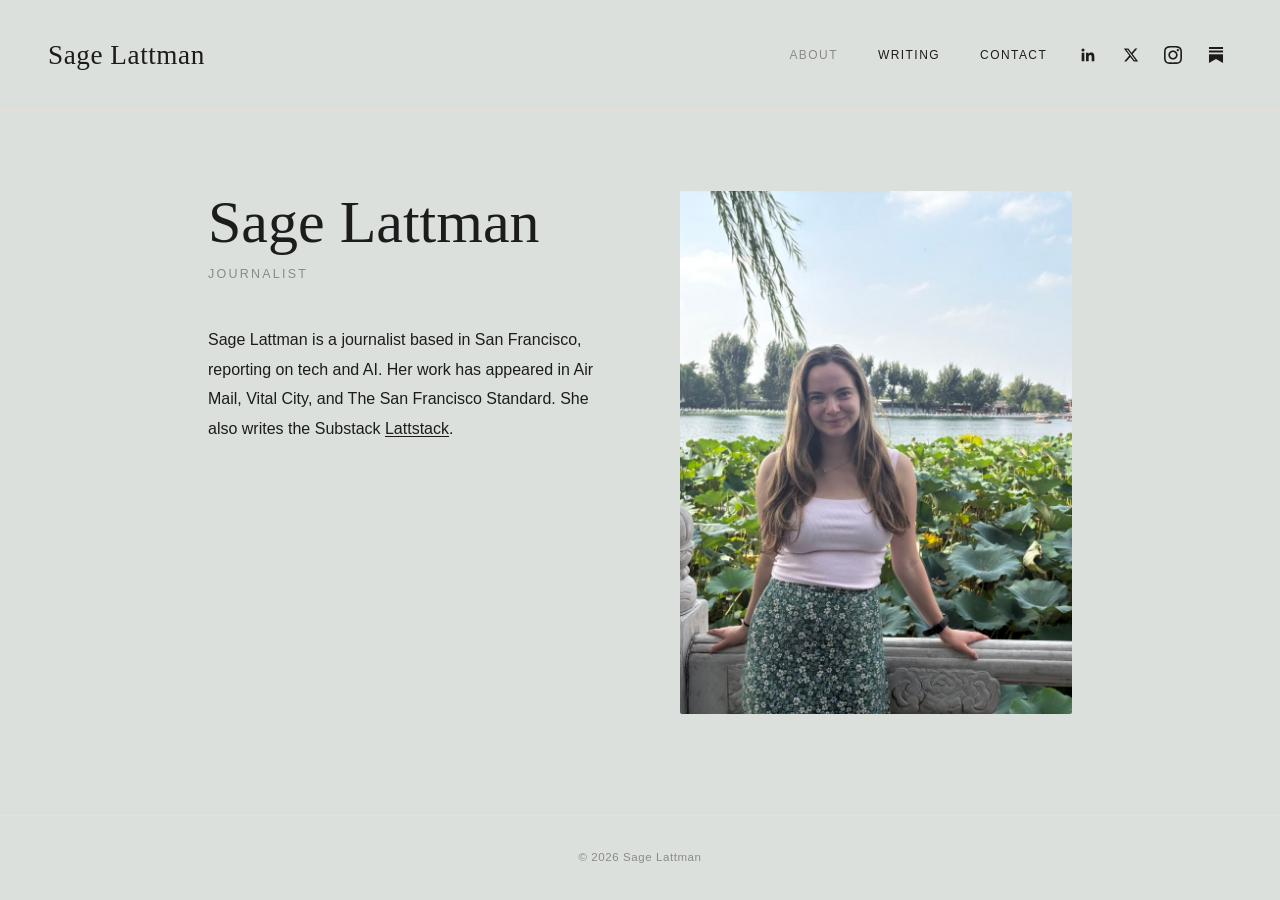
<file: index.html>
<!DOCTYPE html>
<html lang="en">
<head>
    <meta charset="UTF-8">
    <meta name="viewport" content="width=device-width, initial-scale=1.0">
    <meta http-equiv="refresh" content="0; url=/about">
    <link rel="canonical" href="/about">
    <title>Sage Lattman</title>
</head>
<body>
    <p><a href="/about">Continue to sagelattman.com/about</a></p>
</body>
</html>
</file>
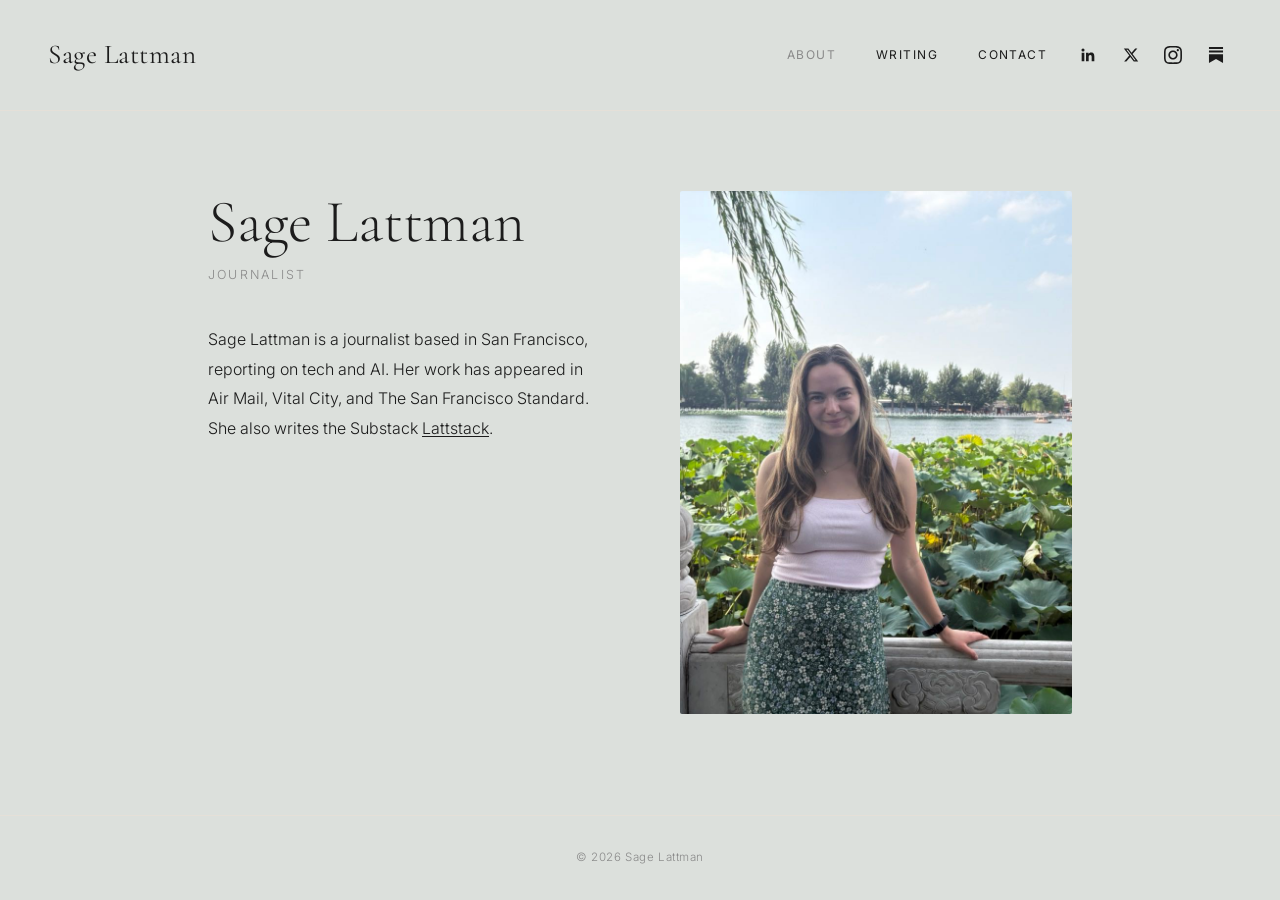
<file: about/index.html>
<!DOCTYPE html>
<html lang="en">
<head>
    <meta charset="UTF-8">
    <meta name="viewport" content="width=device-width, initial-scale=1.0, viewport-fit=cover">
    <title>Sage Lattman</title>
    <meta name="theme-color" content="#dce0dc">
    <link rel="icon" type="image/png" href="/favicon.png?v=2">
    <link rel="apple-touch-icon" href="/favicon.png?v=2">
    <link rel="preconnect" href="https://fonts.googleapis.com">
    <link href="https://fonts.googleapis.com/css2?family=Cormorant+Garamond:ital,wght@0,300;0,400;1,300;1,400&family=Inter:wght@300;400&display=swap" rel="stylesheet">
    <link rel="stylesheet" href="/style.css">
</head>
<body>

    <nav>
        <a href="/about" class="nav-name">Sage Lattman</a>
        <div class="nav-right">
            <ul>
                <li><a href="/about" class="active">About</a></li>
                <li><a href="/writing">Writing</a></li>
                <li><a href="/contact">Contact</a></li>
            </ul>
            <div class="nav-icons">
                <a href="https://www.linkedin.com/in/sage-lattman/" target="_blank" rel="noopener" class="nav-icon" aria-label="LinkedIn">
                    <svg xmlns="http://www.w3.org/2000/svg" width="18" height="18" viewBox="0 0 24 24" fill="currentColor">
                        <path d="M20.447 20.452h-3.554v-5.569c0-1.328-.027-3.037-1.852-3.037-1.853 0-2.136 1.445-2.136 2.939v5.667H9.351V9h3.414v1.561h.046c.477-.9 1.637-1.85 3.37-1.85 3.601 0 4.267 2.37 4.267 5.455v6.286zM5.337 7.433a2.062 2.062 0 01-2.063-2.065 2.064 2.064 0 112.063 2.065zm1.782 13.019H3.555V9h3.564v11.452z"/>
                    </svg>
                </a>
                <a href="https://x.com/sagelattman" target="_blank" rel="noopener" class="nav-icon" aria-label="X">
                    <svg xmlns="http://www.w3.org/2000/svg" width="16" height="16" viewBox="0 0 24 24" fill="currentColor">
                        <path d="M18.244 2.25h3.308l-7.227 8.26 8.502 11.24H16.17l-5.214-6.817L4.99 21.75H1.68l7.73-8.835L1.254 2.25H8.08l4.713 6.231zm-1.161 17.52h1.833L7.084 4.126H5.117z"/>
                    </svg>
                </a>
                <a href="https://www.instagram.com/sagelattman/" target="_blank" rel="noopener" class="nav-icon" aria-label="Instagram">
                    <svg xmlns="http://www.w3.org/2000/svg" width="18" height="18" viewBox="0 0 24 24" fill="currentColor">
                        <path d="M12 2.163c3.204 0 3.584.012 4.85.07 3.252.148 4.771 1.691 4.919 4.919.058 1.265.069 1.645.069 4.849 0 3.205-.012 3.584-.069 4.849-.148 3.225-1.664 4.771-4.919 4.919-1.266.058-1.644.07-4.85.07-3.204 0-3.584-.012-4.849-.07-3.26-.149-4.771-1.699-4.919-4.92-.058-1.265-.07-1.644-.07-4.849 0-3.204.013-3.583.07-4.849.149-3.227 1.664-4.771 4.919-4.919 1.266-.057 1.645-.069 4.849-.069zm0-2.163c-3.259 0-3.667.014-4.947.072-4.358.2-6.78 2.618-6.98 6.98-.059 1.281-.073 1.689-.073 4.948 0 3.259.014 3.668.072 4.948.2 4.358 2.618 6.78 6.98 6.98 1.281.058 1.689.072 4.948.072 3.259 0 3.668-.014 4.948-.072 4.354-.2 6.782-2.618 6.979-6.98.059-1.28.073-1.689.073-4.948 0-3.259-.014-3.667-.072-4.947-.196-4.354-2.617-6.78-6.979-6.98-1.281-.059-1.69-.073-4.949-.073zm0 5.838c-3.403 0-6.162 2.759-6.162 6.162s2.759 6.163 6.162 6.163 6.162-2.759 6.162-6.163c0-3.403-2.759-6.162-6.162-6.162zm0 10.162c-2.209 0-4-1.79-4-4 0-2.209 1.791-4 4-4s4 1.791 4 4c0 2.21-1.791 4-4 4zm6.406-11.845c-.796 0-1.441.645-1.441 1.44s.645 1.44 1.441 1.44c.795 0 1.439-.645 1.439-1.44s-.644-1.44-1.439-1.44z"/>
                    </svg>
                </a>
                <a href="https://lattstack.substack.com/" target="_blank" rel="noopener" class="nav-icon" aria-label="Substack">
                    <svg xmlns="http://www.w3.org/2000/svg" width="16" height="16" viewBox="0 0 24 24" fill="currentColor">
                        <path d="M22.539 8.242H1.46V5.406h21.08v2.836zM1.46 10.812V24L12 18.11 22.539 24V10.812H1.46zM22.539 0H1.46v2.836h21.08V0z"/>
                    </svg>
                </a>
            </div>
        </div>
    </nav>

    <main>
        <section class="hero">
            <div class="hero-text">
                <h1>Sage Lattman</h1>
                <p class="tagline">Journalist</p>
                <div class="bio">
                    <p>
                        Sage Lattman is a journalist based in San Francisco, reporting on tech and AI. Her work has appeared in Air Mail, Vital City, and The San Francisco Standard. She also writes the Substack <a href="https://lattstack.substack.com/" target="_blank" rel="noopener">Lattstack</a>.
                    </p>
                </div>
            </div>
            <div class="hero-image">
                <img src="/photo.jpg" alt="Sage Lattman">
            </div>
        </section>
    </main>

    <footer>
        <p>&copy; 2026 Sage Lattman</p>
    </footer>

</body>
</html>
</file>
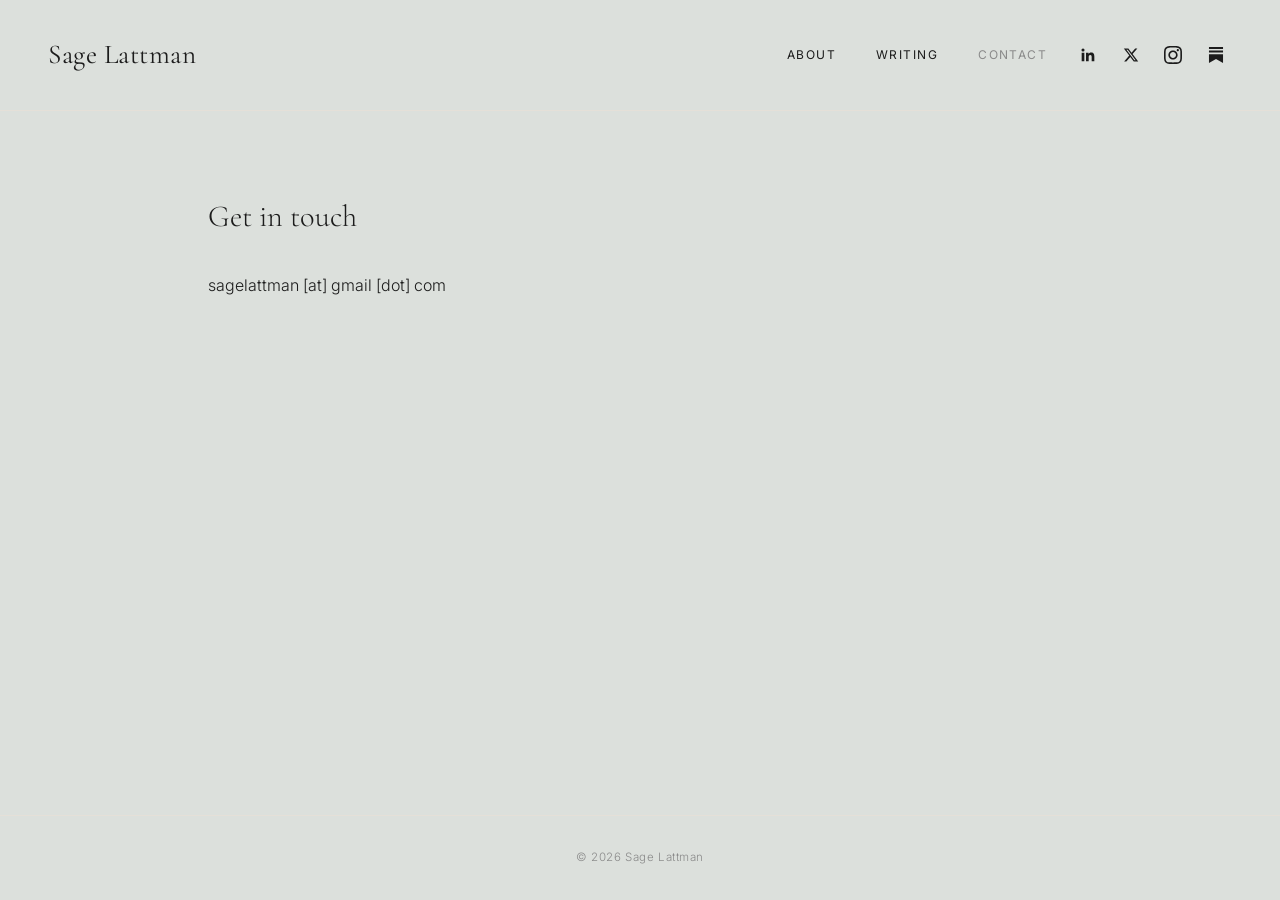
<file: contact/index.html>
<!DOCTYPE html>
<html lang="en">
<head>
    <meta charset="UTF-8">
    <meta name="viewport" content="width=device-width, initial-scale=1.0, viewport-fit=cover">
    <title>Contact — Sage Lattman</title>
    <meta name="theme-color" content="#dce0dc">
    <link rel="icon" type="image/png" href="/favicon.png?v=2">
    <link rel="apple-touch-icon" href="/favicon.png?v=2">
    <link rel="preconnect" href="https://fonts.googleapis.com">
    <link href="https://fonts.googleapis.com/css2?family=Cormorant+Garamond:ital,wght@0,300;0,400;1,300;1,400&family=Inter:wght@300;400&display=swap" rel="stylesheet">
    <link rel="stylesheet" href="/style.css">
</head>
<body>

    <nav>
        <a href="/about" class="nav-name">Sage Lattman</a>
        <div class="nav-right">
            <ul>
                <li><a href="/about">About</a></li>
                <li><a href="/writing">Writing</a></li>
                <li><a href="/contact" class="active">Contact</a></li>
            </ul>
            <div class="nav-icons">
                <a href="https://www.linkedin.com/in/sage-lattman/" target="_blank" rel="noopener" class="nav-icon" aria-label="LinkedIn">
                    <svg xmlns="http://www.w3.org/2000/svg" width="18" height="18" viewBox="0 0 24 24" fill="currentColor">
                        <path d="M20.447 20.452h-3.554v-5.569c0-1.328-.027-3.037-1.852-3.037-1.853 0-2.136 1.445-2.136 2.939v5.667H9.351V9h3.414v1.561h.046c.477-.9 1.637-1.85 3.37-1.85 3.601 0 4.267 2.37 4.267 5.455v6.286zM5.337 7.433a2.062 2.062 0 01-2.063-2.065 2.064 2.064 0 112.063 2.065zm1.782 13.019H3.555V9h3.564v11.452z"/>
                    </svg>
                </a>
                <a href="https://x.com/sagelattman" target="_blank" rel="noopener" class="nav-icon" aria-label="X">
                    <svg xmlns="http://www.w3.org/2000/svg" width="16" height="16" viewBox="0 0 24 24" fill="currentColor">
                        <path d="M18.244 2.25h3.308l-7.227 8.26 8.502 11.24H16.17l-5.214-6.817L4.99 21.75H1.68l7.73-8.835L1.254 2.25H8.08l4.713 6.231zm-1.161 17.52h1.833L7.084 4.126H5.117z"/>
                    </svg>
                </a>
                <a href="https://www.instagram.com/sagelattman/" target="_blank" rel="noopener" class="nav-icon" aria-label="Instagram">
                    <svg xmlns="http://www.w3.org/2000/svg" width="18" height="18" viewBox="0 0 24 24" fill="currentColor">
                        <path d="M12 2.163c3.204 0 3.584.012 4.85.07 3.252.148 4.771 1.691 4.919 4.919.058 1.265.069 1.645.069 4.849 0 3.205-.012 3.584-.069 4.849-.148 3.225-1.664 4.771-4.919 4.919-1.266.058-1.644.07-4.85.07-3.204 0-3.584-.012-4.849-.07-3.26-.149-4.771-1.699-4.919-4.92-.058-1.265-.07-1.644-.07-4.849 0-3.204.013-3.583.07-4.849.149-3.227 1.664-4.771 4.919-4.919 1.266-.057 1.645-.069 4.849-.069zm0-2.163c-3.259 0-3.667.014-4.947.072-4.358.2-6.78 2.618-6.98 6.98-.059 1.281-.073 1.689-.073 4.948 0 3.259.014 3.668.072 4.948.2 4.358 2.618 6.78 6.98 6.98 1.281.058 1.689.072 4.948.072 3.259 0 3.668-.014 4.948-.072 4.354-.2 6.782-2.618 6.979-6.98.059-1.28.073-1.689.073-4.948 0-3.259-.014-3.667-.072-4.947-.196-4.354-2.617-6.78-6.979-6.98-1.281-.059-1.69-.073-4.949-.073zm0 5.838c-3.403 0-6.162 2.759-6.162 6.162s2.759 6.163 6.162 6.163 6.162-2.759 6.162-6.163c0-3.403-2.759-6.162-6.162-6.162zm0 10.162c-2.209 0-4-1.79-4-4 0-2.209 1.791-4 4-4s4 1.791 4 4c0 2.21-1.791 4-4 4zm6.406-11.845c-.796 0-1.441.645-1.441 1.44s.645 1.44 1.441 1.44c.795 0 1.439-.645 1.439-1.44s-.644-1.44-1.439-1.44z"/>
                    </svg>
                </a>
                <a href="https://lattstack.substack.com/" target="_blank" rel="noopener" class="nav-icon" aria-label="Substack">
                    <svg xmlns="http://www.w3.org/2000/svg" width="16" height="16" viewBox="0 0 24 24" fill="currentColor">
                        <path d="M22.539 8.242H1.46V5.406h21.08v2.836zM1.46 10.812V24L12 18.11 22.539 24V10.812H1.46zM22.539 0H1.46v2.836h21.08V0z"/>
                    </svg>
                </a>
            </div>
        </div>
    </nav>

    <main>
        <div class="contact-content">
            <h2>Get in touch</h2>
            <p>sagelattman [at] gmail [dot] com</p>
        </div>
    </main>

    <footer>
        <p>&copy; 2026 Sage Lattman</p>
    </footer>

</body>
</html>
</file>
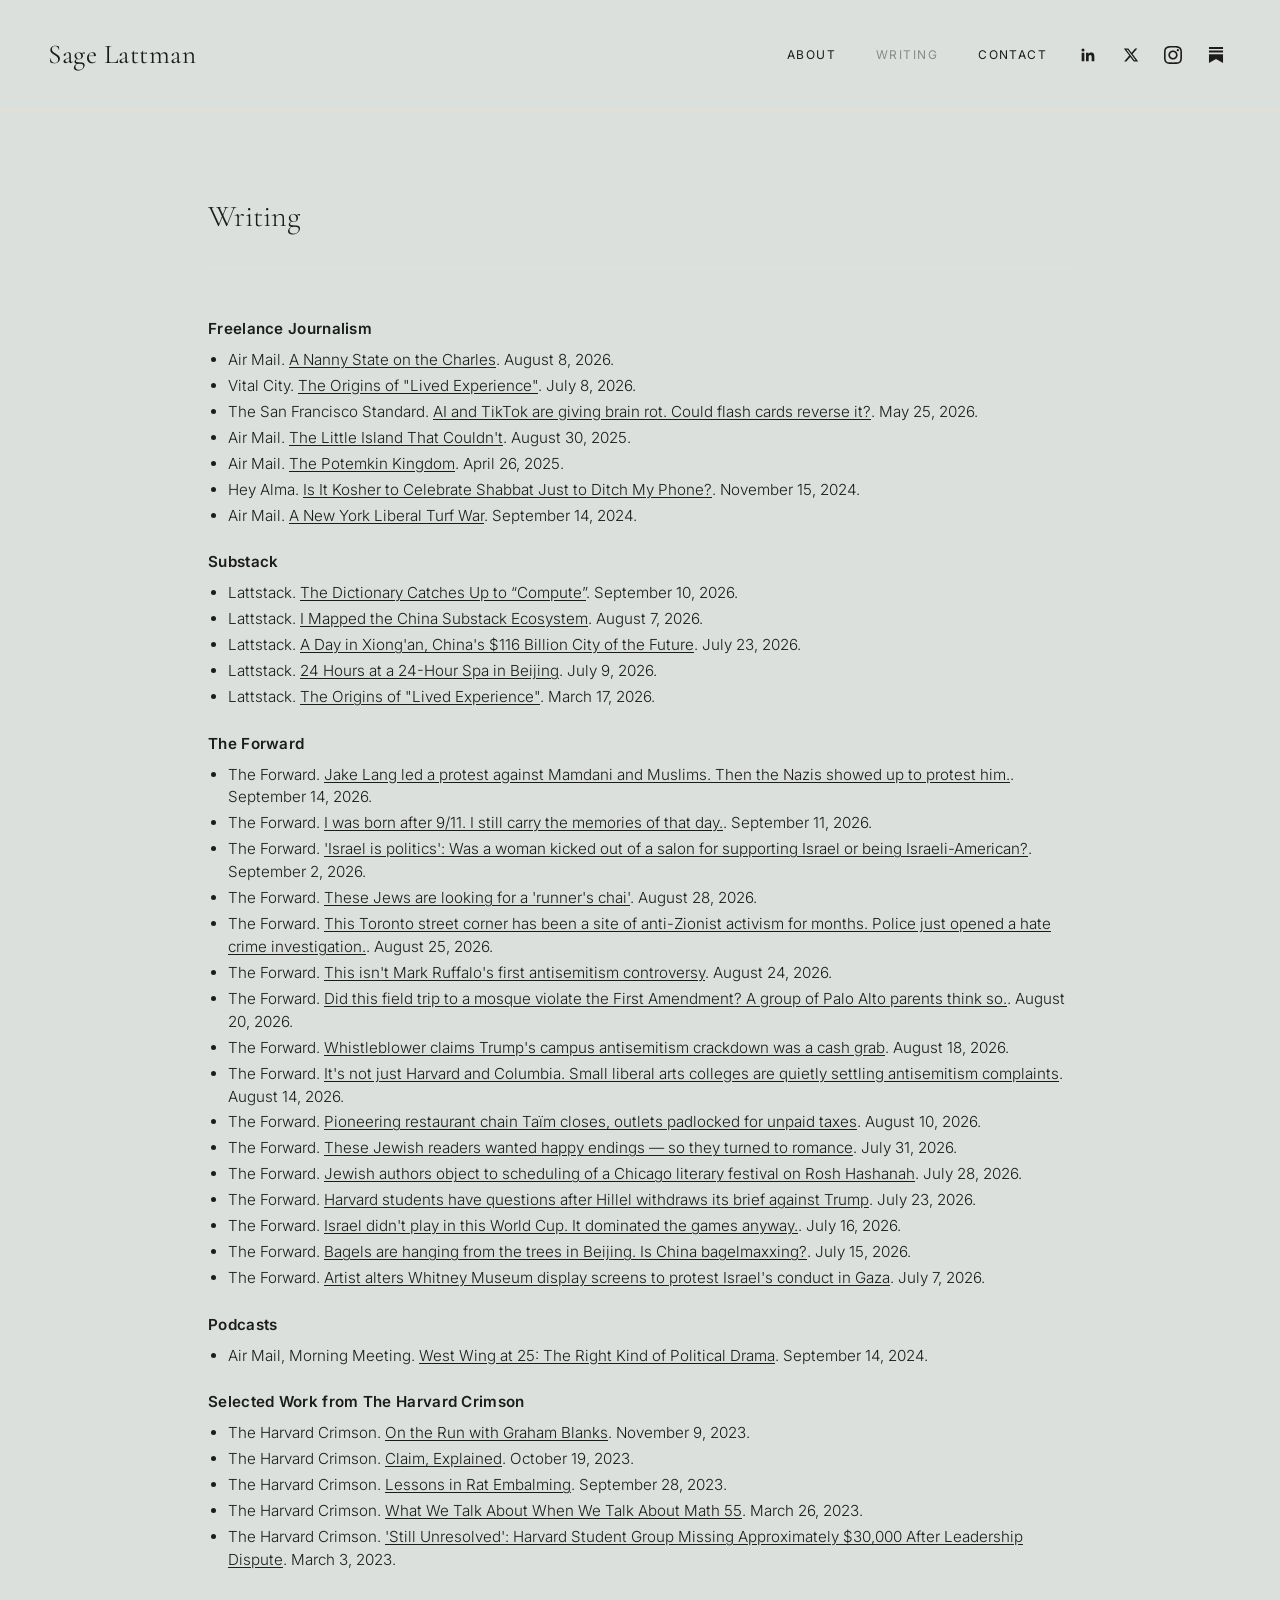
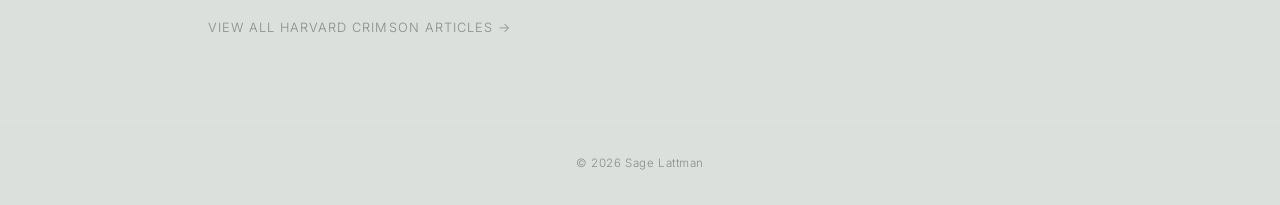
<file: writing/index.html>
<!DOCTYPE html>
<html lang="en">
<head>
    <meta charset="UTF-8">
    <meta name="viewport" content="width=device-width, initial-scale=1.0, viewport-fit=cover">
    <title>Writing — Sage Lattman</title>
    <meta name="theme-color" content="#dce0dc">
    <link rel="icon" type="image/png" href="/favicon.png?v=2">
    <link rel="apple-touch-icon" href="/favicon.png?v=2">
    <link rel="preconnect" href="https://fonts.googleapis.com">
    <link href="https://fonts.googleapis.com/css2?family=Cormorant+Garamond:ital,wght@0,300;0,400;1,300;1,400&family=Inter:wght@300;400&display=swap" rel="stylesheet">
    <link rel="stylesheet" href="/style.css">
</head>
<body>

    <nav>
        <a href="/about" class="nav-name">Sage Lattman</a>
        <div class="nav-right">
            <ul>
                <li><a href="/about">About</a></li>
                <li><a href="/writing" class="active">Writing</a></li>
                <li><a href="/contact">Contact</a></li>
            </ul>
            <div class="nav-icons">
                <a href="https://www.linkedin.com/in/sage-lattman/" target="_blank" rel="noopener" class="nav-icon" aria-label="LinkedIn">
                    <svg xmlns="http://www.w3.org/2000/svg" width="18" height="18" viewBox="0 0 24 24" fill="currentColor">
                        <path d="M20.447 20.452h-3.554v-5.569c0-1.328-.027-3.037-1.852-3.037-1.853 0-2.136 1.445-2.136 2.939v5.667H9.351V9h3.414v1.561h.046c.477-.9 1.637-1.85 3.37-1.85 3.601 0 4.267 2.37 4.267 5.455v6.286zM5.337 7.433a2.062 2.062 0 01-2.063-2.065 2.064 2.064 0 112.063 2.065zm1.782 13.019H3.555V9h3.564v11.452z"/>
                    </svg>
                </a>
                <a href="https://x.com/sagelattman" target="_blank" rel="noopener" class="nav-icon" aria-label="X">
                    <svg xmlns="http://www.w3.org/2000/svg" width="16" height="16" viewBox="0 0 24 24" fill="currentColor">
                        <path d="M18.244 2.25h3.308l-7.227 8.26 8.502 11.24H16.17l-5.214-6.817L4.99 21.75H1.68l7.73-8.835L1.254 2.25H8.08l4.713 6.231zm-1.161 17.52h1.833L7.084 4.126H5.117z"/>
                    </svg>
                </a>
                <a href="https://www.instagram.com/sagelattman/" target="_blank" rel="noopener" class="nav-icon" aria-label="Instagram">
                    <svg xmlns="http://www.w3.org/2000/svg" width="18" height="18" viewBox="0 0 24 24" fill="currentColor">
                        <path d="M12 2.163c3.204 0 3.584.012 4.85.07 3.252.148 4.771 1.691 4.919 4.919.058 1.265.069 1.645.069 4.849 0 3.205-.012 3.584-.069 4.849-.148 3.225-1.664 4.771-4.919 4.919-1.266.058-1.644.07-4.85.07-3.204 0-3.584-.012-4.849-.07-3.26-.149-4.771-1.699-4.919-4.92-.058-1.265-.07-1.644-.07-4.849 0-3.204.013-3.583.07-4.849.149-3.227 1.664-4.771 4.919-4.919 1.266-.057 1.645-.069 4.849-.069zm0-2.163c-3.259 0-3.667.014-4.947.072-4.358.2-6.78 2.618-6.98 6.98-.059 1.281-.073 1.689-.073 4.948 0 3.259.014 3.668.072 4.948.2 4.358 2.618 6.78 6.98 6.98 1.281.058 1.689.072 4.948.072 3.259 0 3.668-.014 4.948-.072 4.354-.2 6.782-2.618 6.979-6.98.059-1.28.073-1.689.073-4.948 0-3.259-.014-3.667-.072-4.947-.196-4.354-2.617-6.78-6.979-6.98-1.281-.059-1.69-.073-4.949-.073zm0 5.838c-3.403 0-6.162 2.759-6.162 6.162s2.759 6.163 6.162 6.163 6.162-2.759 6.162-6.163c0-3.403-2.759-6.162-6.162-6.162zm0 10.162c-2.209 0-4-1.79-4-4 0-2.209 1.791-4 4-4s4 1.791 4 4c0 2.21-1.791 4-4 4zm6.406-11.845c-.796 0-1.441.645-1.441 1.44s.645 1.44 1.441 1.44c.795 0 1.439-.645 1.439-1.44s-.644-1.44-1.439-1.44z"/>
                    </svg>
                </a>
                <a href="https://lattstack.substack.com/" target="_blank" rel="noopener" class="nav-icon" aria-label="Substack">
                    <svg xmlns="http://www.w3.org/2000/svg" width="16" height="16" viewBox="0 0 24 24" fill="currentColor">
                        <path d="M22.539 8.242H1.46V5.406h21.08v2.836zM1.46 10.812V24L12 18.11 22.539 24V10.812H1.46zM22.539 0H1.46v2.836h21.08V0z"/>
                    </svg>
                </a>
            </div>
        </div>
    </nav>

    <main>
        <div class="page-header">
            <h2>Writing</h2>
        </div>

        <div class="writing-history">

            <h3 class="pub-heading">Freelance Journalism</h3>
            <ul class="article-list">
                <li>Air Mail. <a href="https://airmail.news/issues/2026-8-8/a-nanny-state-on-the-charles" target="_blank" rel="noopener">A Nanny State on the Charles</a>. August 8, 2026.</li>
                <li>Vital City. <a href="https://www.vitalcitynyc.org/the-origins-of-lived-eexperience/" target="_blank" rel="noopener">The Origins of "Lived Experience"</a>. July 8, 2026.</li>
                <li>The San Francisco Standard. <a href="https://sfstandard.com/2026/05/25/flashcards-spaced-repetition-memory-brain-rot/" target="_blank" rel="noopener">AI and TikTok are giving brain rot. Could flash cards reverse it?</a>. May 25, 2026.</li>
                <li>Air Mail. <a href="https://airmail.news/issues/2025-8-30/the-little-island-that-couldnt" target="_blank" rel="noopener">The Little Island That Couldn't</a>. August 30, 2025.</li>
                <li>Air Mail. <a href="https://airmail.news/issues/2025-4-26/the-potemkin-kingdom" target="_blank" rel="noopener">The Potemkin Kingdom</a>. April 26, 2025.</li>
                <li>Hey Alma. <a href="https://www.heyalma.com/is-it-kosher-to-celebrate-shabbat-just-to-ditch-my-phone/" target="_blank" rel="noopener">Is It Kosher to Celebrate Shabbat Just to Ditch My Phone?</a>. November 15, 2024.</li>
                <li>Air Mail. <a href="https://airmail.news/issues/2024-9-14/a-new-york-liberal-turf-war" target="_blank" rel="noopener">A New York Liberal Turf War</a>. September 14, 2024.</li>
            </ul>

            <h3 class="pub-heading">Substack</h3>
            <ul class="article-list">
                <li>Lattstack. <a href="https://lattstack.substack.com/p/the-dictionary-catches-up-to-compute" target="_blank" rel="noopener">The Dictionary Catches Up to &ldquo;Compute&rdquo;</a>. September 10, 2026.</li>
                <li>Lattstack. <a href="https://lattstack.substack.com/p/i-wanted-to-understand-the-china" target="_blank" rel="noopener">I Mapped the China Substack Ecosystem</a>. August 7, 2026.</li>
                <li>Lattstack. <a href="https://lattstack.substack.com/p/a-day-in-xiongan-chinas-116-billion" target="_blank" rel="noopener">A Day in Xiong'an, China's $116 Billion City of the Future</a>. July 23, 2026.</li>
                <li>Lattstack. <a href="https://lattstack.substack.com/p/24-hours-at-a-24-hour-spa-in-beijing" target="_blank" rel="noopener">24 Hours at a 24-Hour Spa in Beijing</a>. July 9, 2026.</li>
                <li>Lattstack. <a href="https://lattstack.substack.com/p/the-origins-of-lived-experience" target="_blank" rel="noopener">The Origins of "Lived Experience"</a>. March 17, 2026.</li>
            </ul>

            <h3 class="pub-heading">The Forward</h3>
            <ul class="article-list">
                <li>The Forward. <a href="https://forward.com/news/850037/jake-lang-nazi-protest-911/" target="_blank" rel="noopener">Jake Lang led a protest against Mamdani and Muslims. Then the Nazis showed up to protest him.</a>. September 14, 2026.</li>
                <li>The Forward. <a href="https://forward.com/forward-newsletters/looking-forward/849797/i-was-born-after-911-i-still-carry-the-memories-of-that-day/" target="_blank" rel="noopener">I was born after 9/11. I still carry the memories of that day.</a>. September 11, 2026.</li>
                <li>The Forward. <a href="https://forward.com/news/848015/karimi-brows-virginia-fatana-israeli-american-brandeis-center/" target="_blank" rel="noopener">'Israel is politics': Was a woman kicked out of a salon for supporting Israel or being Israeli-American?</a>. September 2, 2026.</li>
                <li>The Forward. <a href="https://forward.com/news/847343/these-jews-are-looking-for-a-runners-chai/" target="_blank" rel="noopener">These Jews are looking for a 'runner's chai'</a>. August 28, 2026.</li>
                <li>The Forward. <a href="https://forward.com/news/846839/toronto-antisemitism-hamze-abbas-hate-crime/" target="_blank" rel="noopener">This Toronto street corner has been a site of anti-Zionist activism for months. Police just opened a hate crime investigation.</a>. August 25, 2026.</li>
                <li>The Forward. <a href="https://forward.com/news/846575/this-isnt-mark-ruffalos-first-antisemitism-controversy/" target="_blank" rel="noopener">This isn't Mark Ruffalo's first antisemitism controversy</a>. August 24, 2026.</li>
                <li>The Forward. <a href="https://forward.com/news/846026/did-this-mosque-field-trip-violate-the-first-amendment-a-group-of-jewish-hindu-and-zoroastrian-parents-thinks-so/" target="_blank" rel="noopener">Did this field trip to a mosque violate the First Amendment? A group of Palo Alto parents think so.</a>. August 20, 2026.</li>
                <li>The Forward. <a href="https://forward.com/news/845678/whistleblower-claims-trumps-campus-antisemitism-crackdown-was-a-cash-grab/" target="_blank" rel="noopener">Whistleblower claims Trump's campus antisemitism crackdown was a cash grab</a>. August 18, 2026.</li>
                <li>The Forward. <a href="https://forward.com/news/844985/its-not-just-harvard-and-columbia-small-liberal-arts-colleges-are-quietly-settling-antisemitism-complaints/" target="_blank" rel="noopener">It's not just Harvard and Columbia. Small liberal arts colleges are quietly settling antisemitism complaints</a>. August 14, 2026.</li>
                <li>The Forward. <a href="https://forward.com/food/844268/taim-restaurants-closed-israeli-food/" target="_blank" rel="noopener">Pioneering restaurant chain Taïm closes, outlets padlocked for unpaid taxes</a>. August 10, 2026.</li>
                <li>The Forward. <a href="https://forward.com/news/842360/these-jewish-readers-wanted-happy-endings-so-they-turned-to-romance/" target="_blank" rel="noopener">These Jewish readers wanted happy endings — so they turned to romance</a>. July 31, 2026.</li>
                <li>The Forward. <a href="https://forward.com/culture/books/841358/a-major-chicago-literary-festival-overlaps-with-rosh-hashanah-jewish-authors-are-dismayed-to-learn/" target="_blank" rel="noopener">Jewish authors object to scheduling of a Chicago literary festival on Rosh Hashanah</a>. July 28, 2026.</li>
                <li>The Forward. <a href="https://forward.com/news/840140/harvard-students-have-questions-after-hillel-withdraws-its-brief-against-trump/" target="_blank" rel="noopener">Harvard students have questions after Hillel withdraws its brief against Trump</a>. July 23, 2026.</li>
                <li>The Forward. <a href="https://forward.com/news/sports/838745/world-cup-final-messi-yamal-israel/" target="_blank" rel="noopener">Israel didn't play in this World Cup. It dominated the games anyway.</a>. July 16, 2026.</li>
                <li>The Forward. <a href="https://forward.com/food/838169/is-china-bagelmaxxing/" target="_blank" rel="noopener">Bagels are hanging from the trees in Beijing. Is China bagelmaxxing?</a>. July 15, 2026.</li>
                <li>The Forward. <a href="https://forward.com/news/836522/whitney-vandalized-israel-protest/" target="_blank" rel="noopener">Artist alters Whitney Museum display screens to protest Israel's conduct in Gaza</a>. July 7, 2026.</li>
            </ul>

            <h3 class="pub-heading">Podcasts</h3>
            <ul class="article-list">
                <li>Air Mail, Morning Meeting. <a href="https://airmail.news/issues/2024-9-14/morning-meeting-episode-209" target="_blank" rel="noopener">West Wing at 25: The Right Kind of Political Drama</a>. September 14, 2024.</li>
            </ul>

            <h3 class="pub-heading">Selected Work from The Harvard Crimson</h3>
            <ul class="article-list">
                <li>The Harvard Crimson. <a href="https://www.thecrimson.com/article/2023/11/9/sage-bikes-with-graham/" target="_blank" rel="noopener">On the Run with Graham Blanks</a>. November 9, 2023.</li>
                <li>The Harvard Crimson. <a href="https://www.thecrimson.com/article/2023/10/19/claim/" target="_blank" rel="noopener">Claim, Explained</a>. October 19, 2023.</li>
                <li>The Harvard Crimson. <a href="https://www.thecrimson.com/article/2023/9/28/lessons-in-rat-embalming/" target="_blank" rel="noopener">Lessons in Rat Embalming</a>. September 28, 2023.</li>
                <li>The Harvard Crimson. <a href="https://www.thecrimson.com/article/2023/3/26/behind-math-55/" target="_blank" rel="noopener">What We Talk About When We Talk About Math 55</a>. March 26, 2023.</li>
                <li>The Harvard Crimson. <a href="https://www.thecrimson.com/article/2023/3/3/hufpi-harvard-student-group-money-dispute/" target="_blank" rel="noopener">'Still Unresolved': Harvard Student Group Missing Approximately $30,000 After Leadership Dispute</a>. March 3, 2023.</li>
            </ul>

        </div>

        <div class="crimson-link">
            <a href="https://www.thecrimson.com/writer/1217375/Sage_S._Lattman/" target="_blank" rel="noopener">View all Harvard Crimson articles &rarr;</a>
        </div>
    </main>

    <footer>
        <p>&copy; 2026 Sage Lattman</p>
    </footer>

</body>
</html>
</file>
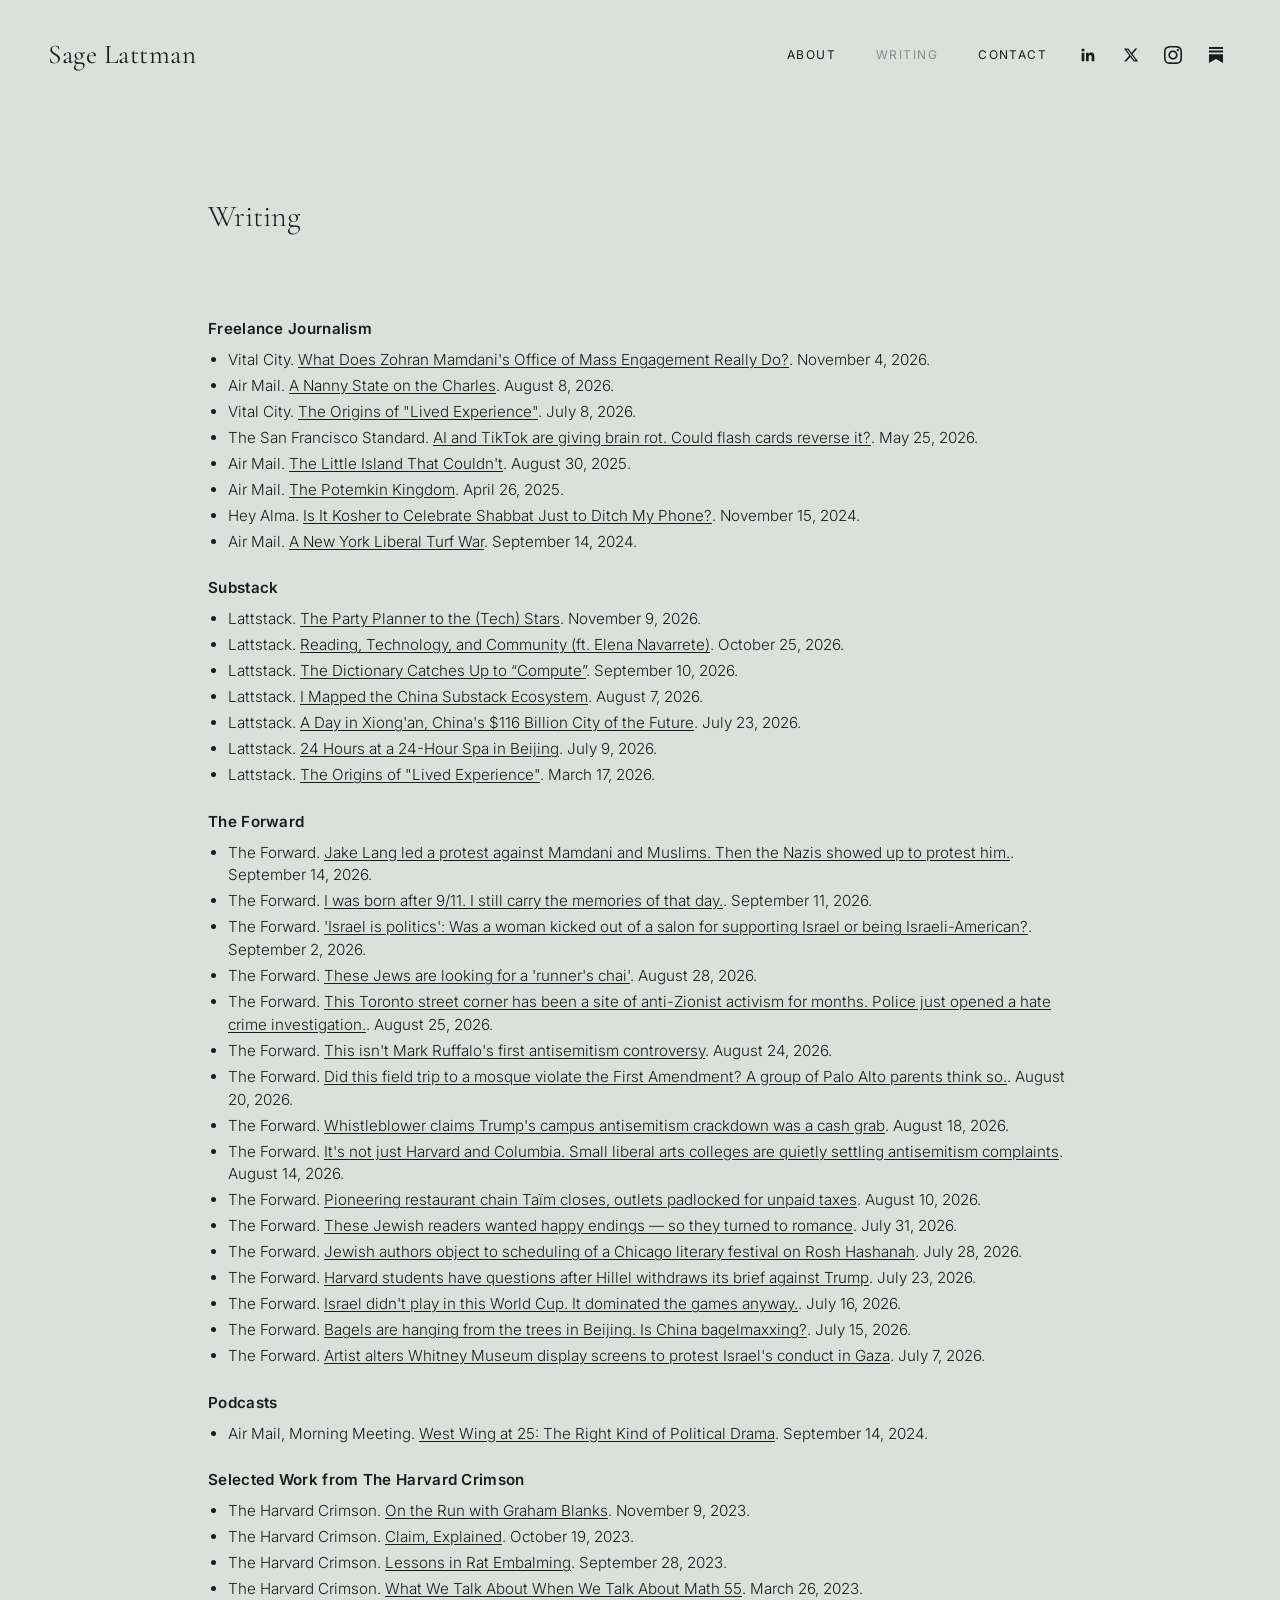
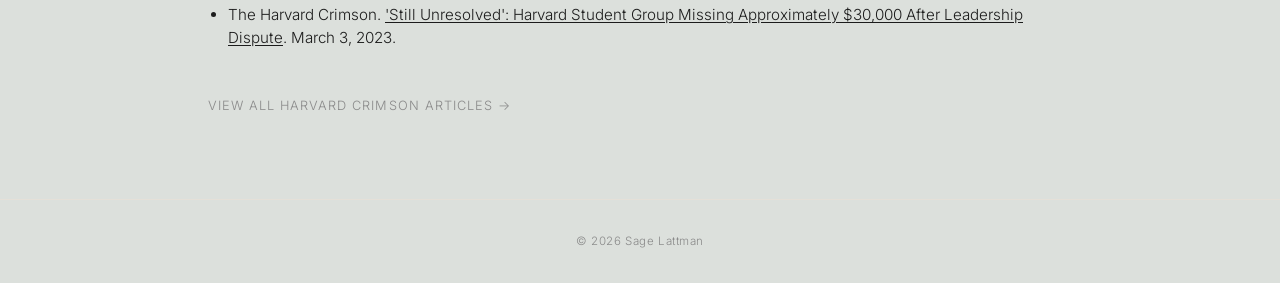
<file: writing.html>
<!DOCTYPE html>
<html lang="en">
<head>
    <meta charset="UTF-8">
    <meta name="viewport" content="width=device-width, initial-scale=1.0, viewport-fit=cover">
    <title>Writing — Sage Lattman</title>
    <meta name="theme-color" content="#dce0dc">
    <link rel="icon" type="image/png" href="/favicon.png?v=2">
    <link rel="apple-touch-icon" href="/favicon.png?v=2">
    <link rel="preconnect" href="https://fonts.googleapis.com">
    <link href="https://fonts.googleapis.com/css2?family=Cormorant+Garamond:ital,wght@0,300;0,400;1,300;1,400&family=Inter:wght@300;400&display=swap" rel="stylesheet">
    <link rel="stylesheet" href="/style.css">
</head>
<body>

    <nav>
        <a href="/about" class="nav-name">Sage Lattman</a>
        <div class="nav-right">
            <ul>
                <li><a href="/about">About</a></li>
                <li><a href="/writing" class="active">Writing</a></li>
                <li><a href="/contact">Contact</a></li>
            </ul>
            <div class="nav-icons">
                <a href="https://www.linkedin.com/in/sage-lattman/" target="_blank" rel="noopener" class="nav-icon" aria-label="LinkedIn">
                    <svg xmlns="http://www.w3.org/2000/svg" width="18" height="18" viewBox="0 0 24 24" fill="currentColor">
                        <path d="M20.447 20.452h-3.554v-5.569c0-1.328-.027-3.037-1.852-3.037-1.853 0-2.136 1.445-2.136 2.939v5.667H9.351V9h3.414v1.561h.046c.477-.9 1.637-1.85 3.37-1.85 3.601 0 4.267 2.37 4.267 5.455v6.286zM5.337 7.433a2.062 2.062 0 01-2.063-2.065 2.064 2.064 0 112.063 2.065zm1.782 13.019H3.555V9h3.564v11.452z"/>
                    </svg>
                </a>
                <a href="https://x.com/sagelattman" target="_blank" rel="noopener" class="nav-icon" aria-label="X">
                    <svg xmlns="http://www.w3.org/2000/svg" width="16" height="16" viewBox="0 0 24 24" fill="currentColor">
                        <path d="M18.244 2.25h3.308l-7.227 8.26 8.502 11.24H16.17l-5.214-6.817L4.99 21.75H1.68l7.73-8.835L1.254 2.25H8.08l4.713 6.231zm-1.161 17.52h1.833L7.084 4.126H5.117z"/>
                    </svg>
                </a>
                <a href="https://www.instagram.com/sagelattman/" target="_blank" rel="noopener" class="nav-icon" aria-label="Instagram">
                    <svg xmlns="http://www.w3.org/2000/svg" width="18" height="18" viewBox="0 0 24 24" fill="currentColor">
                        <path d="M12 2.163c3.204 0 3.584.012 4.85.07 3.252.148 4.771 1.691 4.919 4.919.058 1.265.069 1.645.069 4.849 0 3.205-.012 3.584-.069 4.849-.148 3.225-1.664 4.771-4.919 4.919-1.266.058-1.644.07-4.85.07-3.204 0-3.584-.012-4.849-.07-3.26-.149-4.771-1.699-4.919-4.92-.058-1.265-.07-1.644-.07-4.849 0-3.204.013-3.583.07-4.849.149-3.227 1.664-4.771 4.919-4.919 1.266-.057 1.645-.069 4.849-.069zm0-2.163c-3.259 0-3.667.014-4.947.072-4.358.2-6.78 2.618-6.98 6.98-.059 1.281-.073 1.689-.073 4.948 0 3.259.014 3.668.072 4.948.2 4.358 2.618 6.78 6.98 6.98 1.281.058 1.689.072 4.948.072 3.259 0 3.668-.014 4.948-.072 4.354-.2 6.782-2.618 6.979-6.98.059-1.28.073-1.689.073-4.948 0-3.259-.014-3.667-.072-4.947-.196-4.354-2.617-6.78-6.979-6.98-1.281-.059-1.69-.073-4.949-.073zm0 5.838c-3.403 0-6.162 2.759-6.162 6.162s2.759 6.163 6.162 6.163 6.162-2.759 6.162-6.163c0-3.403-2.759-6.162-6.162-6.162zm0 10.162c-2.209 0-4-1.79-4-4 0-2.209 1.791-4 4-4s4 1.791 4 4c0 2.21-1.791 4-4 4zm6.406-11.845c-.796 0-1.441.645-1.441 1.44s.645 1.44 1.441 1.44c.795 0 1.439-.645 1.439-1.44s-.644-1.44-1.439-1.44z"/>
                    </svg>
                </a>
                <a href="https://lattstack.substack.com/" target="_blank" rel="noopener" class="nav-icon" aria-label="Substack">
                    <svg xmlns="http://www.w3.org/2000/svg" width="16" height="16" viewBox="0 0 24 24" fill="currentColor">
                        <path d="M22.539 8.242H1.46V5.406h21.08v2.836zM1.46 10.812V24L12 18.11 22.539 24V10.812H1.46zM22.539 0H1.46v2.836h21.08V0z"/>
                    </svg>
                </a>
            </div>
        </div>
    </nav>

    <main>
        <div class="page-header">
            <h2>Writing</h2>
        </div>

        <div class="writing-history">

            <h3 class="pub-heading">Freelance Journalism</h3>
            <ul class="article-list">
                <li>Vital City. <a href="https://www.vitalcitynyc.org/mamdani-tenant-canvassing-organize-nyc/" target="_blank" rel="noopener">What Does Zohran Mamdani's Office of Mass Engagement Really Do?</a>. November 4, 2026.</li>
                <li>Air Mail. <a href="https://airmail.news/issues/2026-8-8/a-nanny-state-on-the-charles" target="_blank" rel="noopener">A Nanny State on the Charles</a>. August 8, 2026.</li>
                <li>Vital City. <a href="https://www.vitalcitynyc.org/the-origins-of-lived-eexperience/" target="_blank" rel="noopener">The Origins of "Lived Experience"</a>. July 8, 2026.</li>
                <li>The San Francisco Standard. <a href="https://sfstandard.com/2026/05/25/flashcards-spaced-repetition-memory-brain-rot/" target="_blank" rel="noopener">AI and TikTok are giving brain rot. Could flash cards reverse it?</a>. May 25, 2026.</li>
                <li>Air Mail. <a href="https://airmail.news/issues/2025-8-30/the-little-island-that-couldnt" target="_blank" rel="noopener">The Little Island That Couldn't</a>. August 30, 2025.</li>
                <li>Air Mail. <a href="https://airmail.news/issues/2025-4-26/the-potemkin-kingdom" target="_blank" rel="noopener">The Potemkin Kingdom</a>. April 26, 2025.</li>
                <li>Hey Alma. <a href="https://www.heyalma.com/is-it-kosher-to-celebrate-shabbat-just-to-ditch-my-phone/" target="_blank" rel="noopener">Is It Kosher to Celebrate Shabbat Just to Ditch My Phone?</a>. November 15, 2024.</li>
                <li>Air Mail. <a href="https://airmail.news/issues/2024-9-14/a-new-york-liberal-turf-war" target="_blank" rel="noopener">A New York Liberal Turf War</a>. September 14, 2024.</li>
            </ul>

            <h3 class="pub-heading">Substack</h3>
            <ul class="article-list">
                <li>Lattstack. <a href="https://lattstack.substack.com/p/maritza-yoes-san-francisco-tech-parties-culture" target="_blank" rel="noopener">The Party Planner to the (Tech) Stars</a>. November 9, 2026.</li>
                <li>Lattstack. <a href="https://lattstack.substack.com/p/reading-technology-and-community" target="_blank" rel="noopener">Reading, Technology, and Community (ft. Elena Navarrete)</a>. October 25, 2026.</li>
                <li>Lattstack. <a href="https://lattstack.substack.com/p/the-dictionary-catches-up-to-compute" target="_blank" rel="noopener">The Dictionary Catches Up to &ldquo;Compute&rdquo;</a>. September 10, 2026.</li>
                <li>Lattstack. <a href="https://lattstack.substack.com/p/i-wanted-to-understand-the-china" target="_blank" rel="noopener">I Mapped the China Substack Ecosystem</a>. August 7, 2026.</li>
                <li>Lattstack. <a href="https://lattstack.substack.com/p/a-day-in-xiongan-chinas-116-billion" target="_blank" rel="noopener">A Day in Xiong'an, China's $116 Billion City of the Future</a>. July 23, 2026.</li>
                <li>Lattstack. <a href="https://lattstack.substack.com/p/24-hours-at-a-24-hour-spa-in-beijing" target="_blank" rel="noopener">24 Hours at a 24-Hour Spa in Beijing</a>. July 9, 2026.</li>
                <li>Lattstack. <a href="https://lattstack.substack.com/p/the-origins-of-lived-experience" target="_blank" rel="noopener">The Origins of "Lived Experience"</a>. March 17, 2026.</li>
            </ul>

            <h3 class="pub-heading">The Forward</h3>
            <ul class="article-list">
                <li>The Forward. <a href="https://forward.com/news/850037/jake-lang-nazi-protest-911/" target="_blank" rel="noopener">Jake Lang led a protest against Mamdani and Muslims. Then the Nazis showed up to protest him.</a>. September 14, 2026.</li>
                <li>The Forward. <a href="https://forward.com/forward-newsletters/looking-forward/849797/i-was-born-after-911-i-still-carry-the-memories-of-that-day/" target="_blank" rel="noopener">I was born after 9/11. I still carry the memories of that day.</a>. September 11, 2026.</li>
                <li>The Forward. <a href="https://forward.com/news/848015/karimi-brows-virginia-fatana-israeli-american-brandeis-center/" target="_blank" rel="noopener">'Israel is politics': Was a woman kicked out of a salon for supporting Israel or being Israeli-American?</a>. September 2, 2026.</li>
                <li>The Forward. <a href="https://forward.com/news/847343/these-jews-are-looking-for-a-runners-chai/" target="_blank" rel="noopener">These Jews are looking for a 'runner's chai'</a>. August 28, 2026.</li>
                <li>The Forward. <a href="https://forward.com/news/846839/toronto-antisemitism-hamze-abbas-hate-crime/" target="_blank" rel="noopener">This Toronto street corner has been a site of anti-Zionist activism for months. Police just opened a hate crime investigation.</a>. August 25, 2026.</li>
                <li>The Forward. <a href="https://forward.com/news/846575/this-isnt-mark-ruffalos-first-antisemitism-controversy/" target="_blank" rel="noopener">This isn't Mark Ruffalo's first antisemitism controversy</a>. August 24, 2026.</li>
                <li>The Forward. <a href="https://forward.com/news/846026/did-this-mosque-field-trip-violate-the-first-amendment-a-group-of-jewish-hindu-and-zoroastrian-parents-thinks-so/" target="_blank" rel="noopener">Did this field trip to a mosque violate the First Amendment? A group of Palo Alto parents think so.</a>. August 20, 2026.</li>
                <li>The Forward. <a href="https://forward.com/news/845678/whistleblower-claims-trumps-campus-antisemitism-crackdown-was-a-cash-grab/" target="_blank" rel="noopener">Whistleblower claims Trump's campus antisemitism crackdown was a cash grab</a>. August 18, 2026.</li>
                <li>The Forward. <a href="https://forward.com/news/844985/its-not-just-harvard-and-columbia-small-liberal-arts-colleges-are-quietly-settling-antisemitism-complaints/" target="_blank" rel="noopener">It's not just Harvard and Columbia. Small liberal arts colleges are quietly settling antisemitism complaints</a>. August 14, 2026.</li>
                <li>The Forward. <a href="https://forward.com/food/844268/taim-restaurants-closed-israeli-food/" target="_blank" rel="noopener">Pioneering restaurant chain Taïm closes, outlets padlocked for unpaid taxes</a>. August 10, 2026.</li>
                <li>The Forward. <a href="https://forward.com/news/842360/these-jewish-readers-wanted-happy-endings-so-they-turned-to-romance/" target="_blank" rel="noopener">These Jewish readers wanted happy endings — so they turned to romance</a>. July 31, 2026.</li>
                <li>The Forward. <a href="https://forward.com/culture/books/841358/a-major-chicago-literary-festival-overlaps-with-rosh-hashanah-jewish-authors-are-dismayed-to-learn/" target="_blank" rel="noopener">Jewish authors object to scheduling of a Chicago literary festival on Rosh Hashanah</a>. July 28, 2026.</li>
                <li>The Forward. <a href="https://forward.com/news/840140/harvard-students-have-questions-after-hillel-withdraws-its-brief-against-trump/" target="_blank" rel="noopener">Harvard students have questions after Hillel withdraws its brief against Trump</a>. July 23, 2026.</li>
                <li>The Forward. <a href="https://forward.com/news/sports/838745/world-cup-final-messi-yamal-israel/" target="_blank" rel="noopener">Israel didn't play in this World Cup. It dominated the games anyway.</a>. July 16, 2026.</li>
                <li>The Forward. <a href="https://forward.com/food/838169/is-china-bagelmaxxing/" target="_blank" rel="noopener">Bagels are hanging from the trees in Beijing. Is China bagelmaxxing?</a>. July 15, 2026.</li>
                <li>The Forward. <a href="https://forward.com/news/836522/whitney-vandalized-israel-protest/" target="_blank" rel="noopener">Artist alters Whitney Museum display screens to protest Israel's conduct in Gaza</a>. July 7, 2026.</li>
            </ul>

            <h3 class="pub-heading">Podcasts</h3>
            <ul class="article-list">
                <li>Air Mail, Morning Meeting. <a href="https://airmail.news/issues/2024-9-14/morning-meeting-episode-209" target="_blank" rel="noopener">West Wing at 25: The Right Kind of Political Drama</a>. September 14, 2024.</li>
            </ul>

            <h3 class="pub-heading">Selected Work from The Harvard Crimson</h3>
            <ul class="article-list">
                <li>The Harvard Crimson. <a href="https://www.thecrimson.com/article/2023/11/9/sage-bikes-with-graham/" target="_blank" rel="noopener">On the Run with Graham Blanks</a>. November 9, 2023.</li>
                <li>The Harvard Crimson. <a href="https://www.thecrimson.com/article/2023/10/19/claim/" target="_blank" rel="noopener">Claim, Explained</a>. October 19, 2023.</li>
                <li>The Harvard Crimson. <a href="https://www.thecrimson.com/article/2023/9/28/lessons-in-rat-embalming/" target="_blank" rel="noopener">Lessons in Rat Embalming</a>. September 28, 2023.</li>
                <li>The Harvard Crimson. <a href="https://www.thecrimson.com/article/2023/3/26/behind-math-55/" target="_blank" rel="noopener">What We Talk About When We Talk About Math 55</a>. March 26, 2023.</li>
                <li>The Harvard Crimson. <a href="https://www.thecrimson.com/article/2023/3/3/hufpi-harvard-student-group-money-dispute/" target="_blank" rel="noopener">'Still Unresolved': Harvard Student Group Missing Approximately $30,000 After Leadership Dispute</a>. March 3, 2023.</li>
            </ul>

        </div>

        <div class="crimson-link">
            <a href="https://www.thecrimson.com/writer/1217375/Sage_S._Lattman/" target="_blank" rel="noopener">View all Harvard Crimson articles &rarr;</a>
        </div>
    </main>

    <footer>
        <p>&copy; 2026 Sage Lattman</p>
    </footer>

</body>
</html>
</file>
<file: style.css>
*, *::before, *::after {
    box-sizing: border-box;
    margin: 0;
    padding: 0;
}

:root {
    --bg: #dce0dc;
    --text: #1C1C1C;
    --muted: #8A8A8A;
    --border: #E5E0D8;
    --max-width: 960px;
    --gutter: 3rem;
}

html {
    /* Stop iOS Safari from inflating text when the phone is rotated */
    -webkit-text-size-adjust: 100%;
    text-size-adjust: 100%;
}

body {
    background: var(--bg);
    color: var(--text);
    font-family: 'Inter', sans-serif;
    font-weight: 300;
    line-height: 1.7;
    min-height: 100vh;
    min-height: 100dvh;
    display: flex;
    flex-direction: column;
    overflow-wrap: break-word;
    -webkit-tap-highlight-color: transparent;
}

img {
    max-width: 100%;
    height: auto;
}

/* ── NAV ── */
nav {
    display: flex;
    justify-content: space-between;
    align-items: center;
    padding: 2rem var(--gutter);
    padding-left: max(var(--gutter), env(safe-area-inset-left));
    padding-right: max(var(--gutter), env(safe-area-inset-right));
    border-bottom: 1px solid var(--border);
    position: sticky;
    top: 0;
    background: var(--bg);
    z-index: 100;
}

.nav-name {
    font-family: 'Cormorant Garamond', serif;
    font-size: 1.7rem;
    font-weight: 400;
    letter-spacing: 0.02em;
    color: var(--text);
    text-decoration: none;
}

.nav-right {
    display: flex;
    align-items: center;
    gap: 1.5rem;
}

nav ul {
    list-style: none;
    display: flex;
    gap: 2.5rem;
}

nav ul a {
    font-size: 0.75rem;
    font-weight: 400;
    letter-spacing: 0.12em;
    text-transform: uppercase;
    color: var(--text);
    text-decoration: none;
    transition: color 0.2s;
    display: inline-block;
    padding: 0.5rem 0;
}

nav ul a:hover,
nav ul a.active {
    color: var(--muted);
}

.nav-icons {
    display: flex;
    align-items: center;
    gap: 0.6rem;
}

.nav-icon {
    color: var(--text);
    display: flex;
    align-items: center;
    justify-content: center;
    /* Keeps the tap target near Apple's 44px minimum without changing the icon size */
    padding: 0.5rem;
    transition: color 0.2s;
}

.nav-icon:hover {
    color: var(--muted);
}

/* ── MAIN ── */
main {
    flex: 1;
    max-width: var(--max-width);
    width: 100%;
    margin: 0 auto;
    padding: 5rem var(--gutter);
    padding-left: max(var(--gutter), env(safe-area-inset-left));
    padding-right: max(var(--gutter), env(safe-area-inset-right));
}

/* ── ABOUT ── */
.hero {
    display: grid;
    grid-template-columns: 1fr 1fr;
    gap: 5rem;
    align-items: start;
}

.hero h1 {
    font-family: 'Cormorant Garamond', serif;
    font-size: 3.75rem;
    font-weight: 300;
    line-height: 1.05;
    margin-bottom: 0.6rem;
}

.tagline {
    font-size: 0.78rem;
    letter-spacing: 0.18em;
    text-transform: uppercase;
    color: var(--muted);
    margin-bottom: 2.5rem;
}

.bio p {
    font-size: 1rem;
    line-height: 1.85;
    color: var(--text);
    margin-bottom: 1.25rem;
}

.bio p:last-child {
    margin-bottom: 0;
}

.bio a {
    color: var(--text);
    text-decoration: underline;
    text-underline-offset: 2px;
}

.bio a:hover {
    color: var(--muted);
}

.hero-image img {
    width: 100%;
    aspect-ratio: 3 / 4;
    object-fit: cover;
    object-position: center top;
    border-radius: 2px;
    display: block;
}

/* ── WRITING ── */
.page-header {
    margin-bottom: 3rem;
    padding-bottom: 1.5rem;
    border-bottom: 1px solid var(--border);
}

.page-header h2 {
    font-family: 'Cormorant Garamond', serif;
    font-size: 1.9rem;
    font-weight: 300;
}

.pub-heading {
    font-family: 'Inter', sans-serif;
    font-size: 0.95rem;
    font-weight: 600;
    letter-spacing: 0.02em;
    margin-top: 1.25rem;
    margin-bottom: 0.35rem;
}

.pub-heading:first-child {
    margin-top: 0;
}

.article-list {
    list-style: disc;
    padding-left: 1.25rem;
}

.article-list li {
    font-size: 0.95rem;
    line-height: 1.5;
    padding: 0.1rem 0;
}

.article-list a {
    color: var(--text);
    text-decoration: underline;
    text-underline-offset: 2px;
}

.article-list a:hover {
    color: var(--muted);
}

.crimson-link {
    margin-top: 2.5rem;
}

.crimson-link a {
    font-size: 0.8rem;
    letter-spacing: 0.08em;
    text-transform: uppercase;
    color: var(--muted);
    text-decoration: none;
    transition: color 0.2s;
}

.crimson-link a:hover {
    color: var(--text);
}

/* ── CONTACT ── */
.contact-content {
    max-width: 540px;
}

.contact-content h2 {
    font-family: 'Cormorant Garamond', serif;
    font-size: 1.9rem;
    font-weight: 300;
    margin-bottom: 1.75rem;
}

.contact-content p {
    font-size: 1rem;
    line-height: 1.85;
    color: var(--text);
    margin-bottom: 2rem;
}

.contact-email {
    display: inline-block;
    font-size: 0.95rem;
    color: var(--text);
    text-decoration: underline;
    text-underline-offset: 4px;
}

.social-links {
    margin-top: 2.75rem;
    display: flex;
    gap: 2rem;
}

.social-links a {
    font-size: 0.75rem;
    letter-spacing: 0.12em;
    text-transform: uppercase;
    color: var(--muted);
    text-decoration: none;
    transition: color 0.2s;
}

.social-links a:hover {
    color: var(--text);
}

/* ── FOOTER ── */
footer {
    text-align: center;
    padding: 2rem;
    padding-bottom: calc(2rem + env(safe-area-inset-bottom));
    font-size: 0.72rem;
    letter-spacing: 0.05em;
    color: var(--muted);
    border-top: 1px solid var(--border);
}

/* ── RESPONSIVE ── */

/* Tablets / small laptops: tighten the nav before it has to stack */
@media (max-width: 900px) {
    :root {
        --gutter: 2rem;
    }

    nav ul {
        gap: 1.75rem;
    }

    .hero {
        gap: 3rem;
    }

    main {
        padding-top: 4rem;
        padding-bottom: 4rem;
    }
}

/* Phones: two-row nav, single-column hero */
@media (max-width: 680px) {
    :root {
        --gutter: 1.25rem;
    }

    /* Row 1: name + social icons. Row 2: the page links, centered.
       display: contents lifts the <ul> and icons into the nav grid. */
    nav {
        display: grid;
        grid-template-columns: auto auto;
        align-items: center;
        padding-top: 1rem;
        padding-bottom: 0.5rem;
        row-gap: 0.25rem;
    }

    .nav-right {
        display: contents;
    }

    .nav-name {
        grid-column: 1;
        grid-row: 1;
        font-size: 1.45rem;
    }

    .nav-icons {
        grid-column: 2;
        grid-row: 1;
        justify-self: end;
        margin-right: -0.5rem;
    }

    nav ul {
        grid-column: 1 / -1;
        grid-row: 2;
        justify-content: center;
        flex-wrap: wrap;
        gap: 0.25rem 1.5rem;
    }

    main {
        padding-top: 2.75rem;
        padding-bottom: 3rem;
    }

    .hero {
        grid-template-columns: 1fr;
        gap: 2rem;
    }

    .hero-image {
        order: -1;
        max-width: 300px;
        width: 100%;
    }

    .hero h1 {
        font-size: 2.75rem;
    }

    .tagline {
        margin-bottom: 1.5rem;
    }

    .page-header {
        margin-bottom: 2rem;
    }

    .article-list li {
        padding: 0.3rem 0;
    }
}

/* iPhone SE / Mini widths */
@media (max-width: 380px) {
    .nav-name {
        font-size: 1.3rem;
    }

    nav ul {
        gap: 0.25rem 1.1rem;
    }

    nav ul a {
        font-size: 0.7rem;
        letter-spacing: 0.1em;
    }

    .nav-icons {
        gap: 0.35rem;
    }

    .hero h1 {
        font-size: 2.4rem;
    }
}

/* Honour "reduce motion" */
@media (prefers-reduced-motion: reduce) {
    *, *::before, *::after {
        transition-duration: 0.01ms !important;
        animation-duration: 0.01ms !important;
    }
}
</file>
